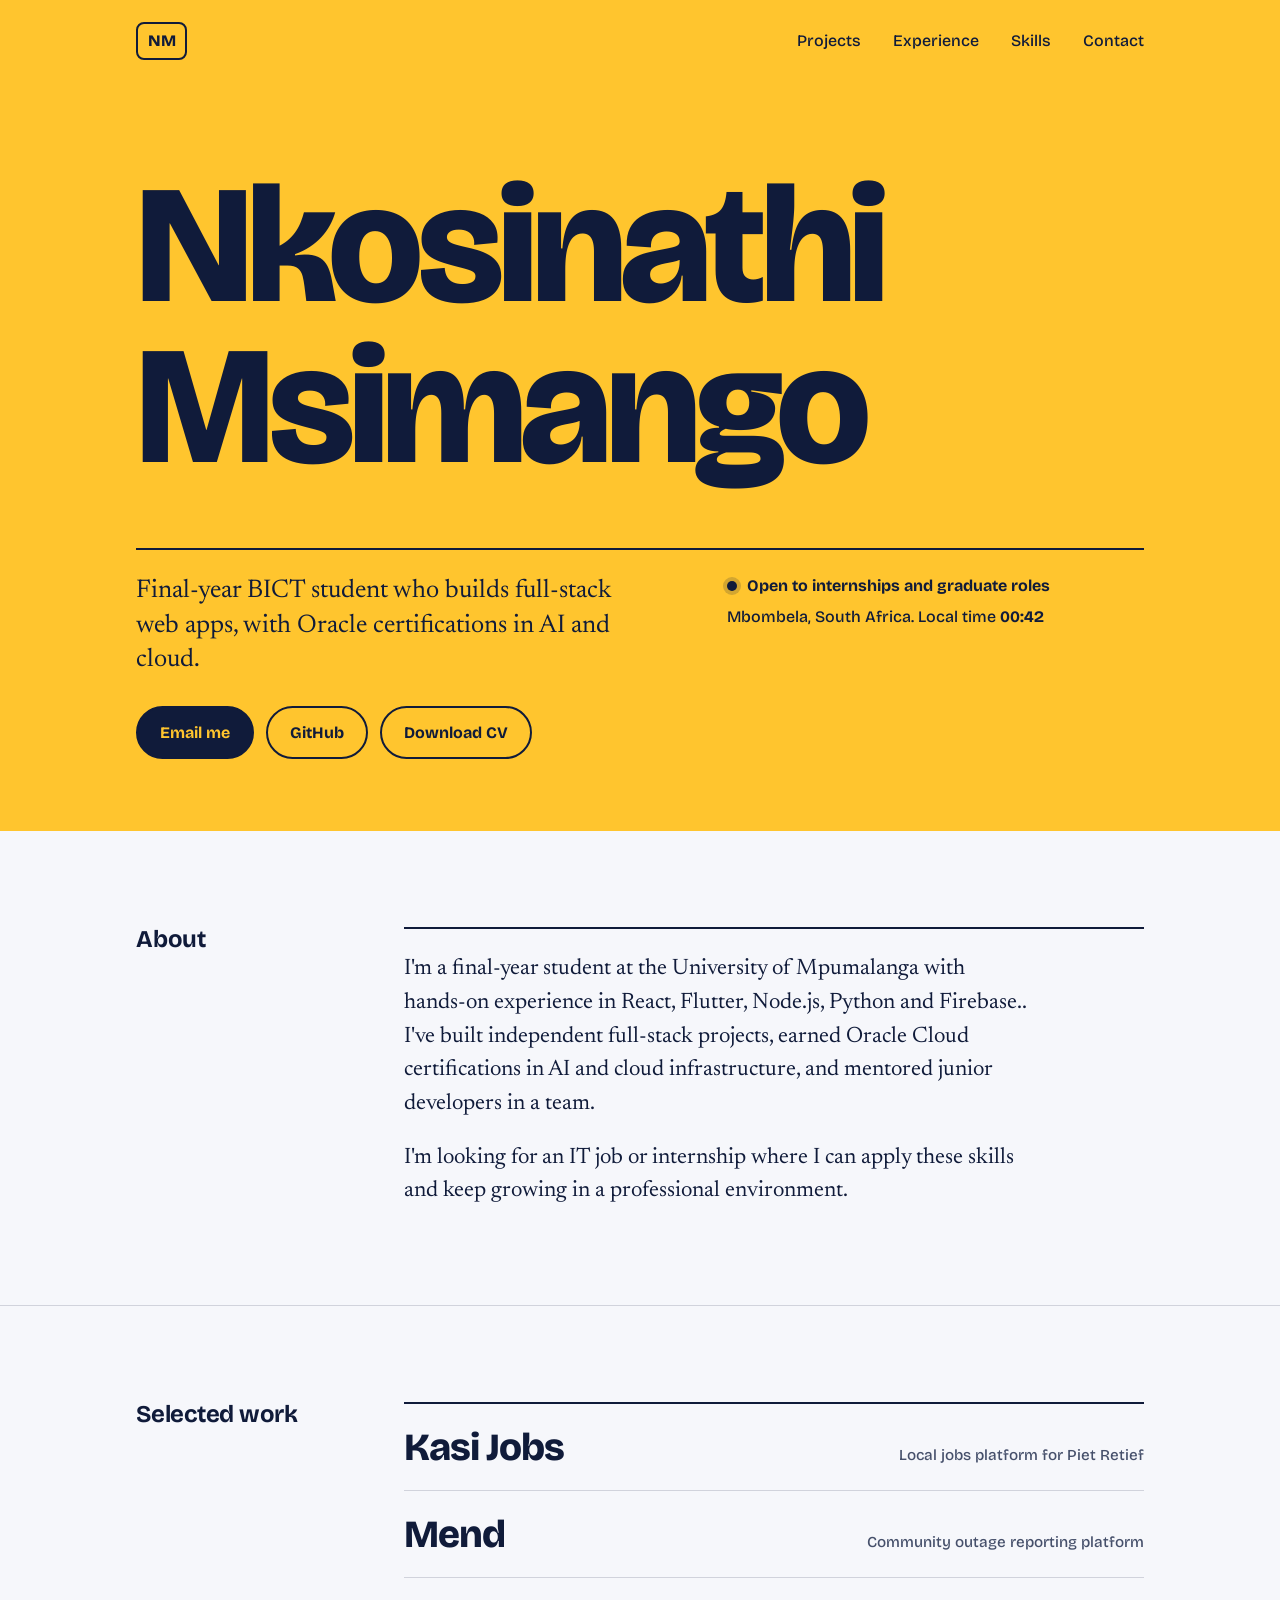
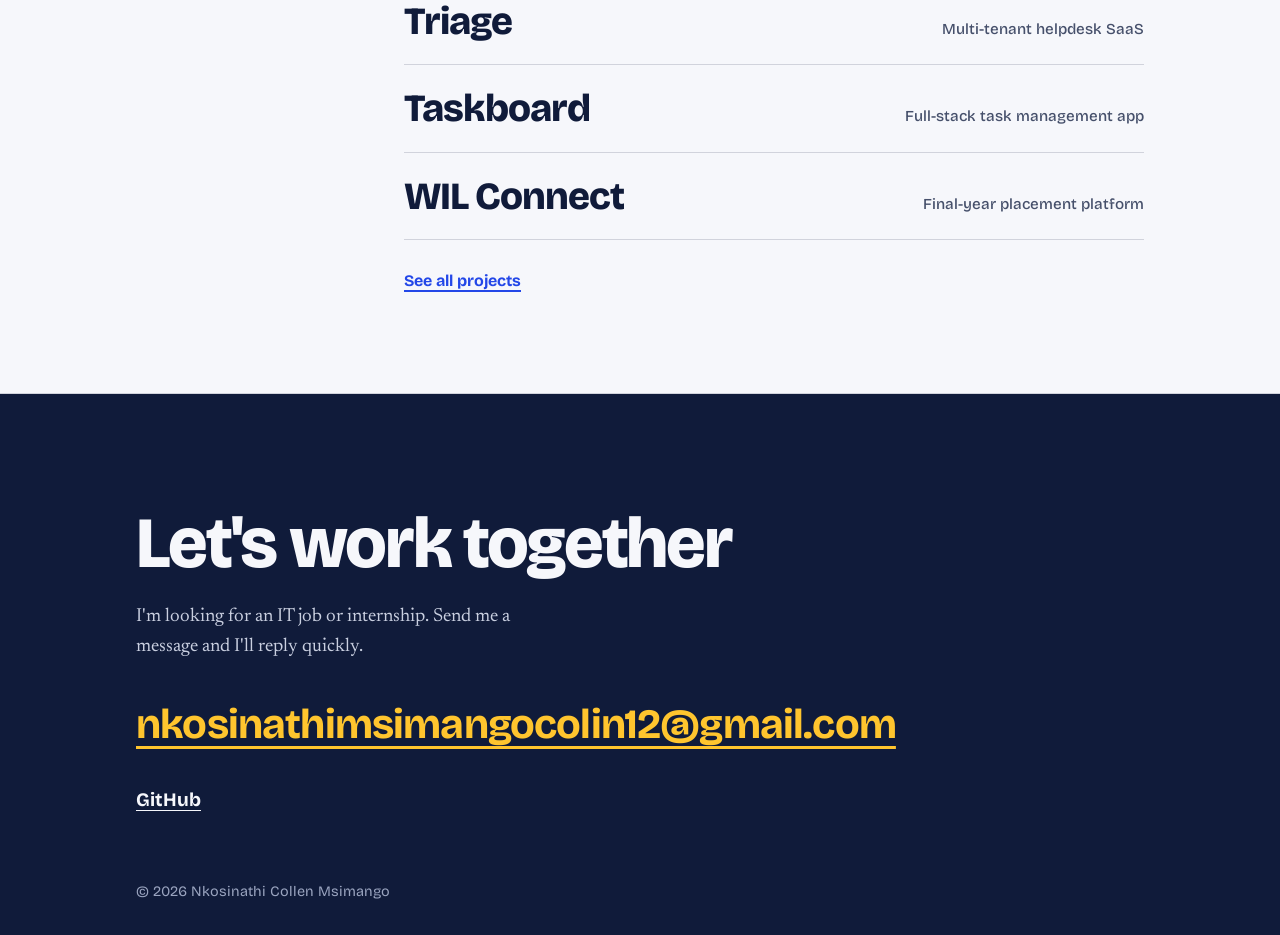
<file: index.html>
<!doctype html>
<html lang="en">
<head>
  <meta charset="utf-8">
  <meta name="viewport" content="width=device-width, initial-scale=1">
  <title>Nkosinathi Msimango | Full-Stack Developer</title>
  <meta name="description" content="Portfolio and CV of Nkosinathi Collen Msimango, a final-year BICT student with full-stack development experience (React, Flutter, Node.js, FastAPI, PostgreSQL). and Oracle Cloud certifications in AI.">
  <meta name="theme-color" content="#FFC52E">
  <link rel="preconnect" href="https://fonts.googleapis.com">
  <link rel="preconnect" href="https://fonts.gstatic.com" crossorigin>
  <link href="https://fonts.googleapis.com/css2?family=Bricolage+Grotesque:opsz,wght@12..96,500;12..96,700;12..96,800&family=Newsreader:ital,opsz,wght@0,6..72,400;0,6..72,500;1,6..72,400&display=swap" rel="stylesheet">
  <link rel="stylesheet" href="style.css">
</head>
<body>

<a class="skip" href="#main">Skip to content</a>

<header class="hero">
  <div class="wrap">
    <nav class="nav" aria-label="Main">
      <a class="nav-home" href="index.html">NM</a>
      <ul>
        <li><a href="projects.html">Projects</a></li>
        <li><a href="experience.html">Experience</a></li>
        <li><a href="skills.html">Skills</a></li>
        <li><a href="#contact">Contact</a></li>
      </ul>
    </nav>

    <h1 class="name">
      <span class="line"><span>Nkosinathi</span></span>
      <span class="line"><span>Msimango</span></span>
    </h1>

    <div class="hero-foot">
      <p class="intro">Final-year BICT student who builds full-stack web apps, with Oracle certifications in AI and cloud.</p>

      <ul class="facts">
        <li class="status"><span class="dot" aria-hidden="true"></span>Open to internships and graduate roles</li>
        <li>Mbombela, South Africa. Local time <time id="clock" class="clock">--:--</time></li>
      </ul>

      <div class="actions">
        <a class="btn btn-solid" href="#contact">Email me</a>
        <a class="btn" href="https://github.com/Jayday0707-MNC" target="_blank" rel="noopener">GitHub</a>
        <a class="btn" href="cv.pdf" download>Download CV</a>
      </div>
    </div>
  </div>
</header>

<main id="main">

  <section class="section">
    <div class="wrap split">
      <h2>About</h2>
      <div class="about">
        <p>I'm a final-year student at the University of Mpumalanga with hands-on experience in React, Flutter, Node.js, Python and Firebase.. I've built independent full-stack projects, earned Oracle Cloud certifications in AI and cloud infrastructure, and mentored junior developers in a team.</p>
        <p>I'm looking for an IT job or internship where I can apply these skills and keep growing in a professional environment.</p>
      </div>
    </div>
  </section>

  <section class="section">
    <div class="wrap split">
      <h2>Selected work</h2>
      <div>
        <ul class="teaser">
          <li><a href="projects.html"><span class="teaser-title">Kasi Jobs</span><span class="meta">Local jobs platform for Piet Retief</span></a></li>
          <li><a href="projects.html"><span class="teaser-title">Mend</span><span class="meta">Community outage reporting platform</span></a></li>
          <li><a href="projects.html"><span class="teaser-title">Triage</span><span class="meta">Multi-tenant helpdesk SaaS</span></a></li>
          <li><a href="projects.html"><span class="teaser-title">Taskboard</span><span class="meta">Full-stack task management app</span></a></li>
          <li><a href="projects.html"><span class="teaser-title">WIL Connect</span><span class="meta">Final-year placement platform</span></a></li>
        </ul>
        <p class="more"><a class="link" href="projects.html">See all projects</a></p>
      </div>
    </div>
  </section>

</main>

<footer id="contact" class="contact">
  <div class="wrap">
    <h2>Let's work together</h2>
    <p class="contact-lead">I'm looking for an IT job or internship. Send me a message and I'll reply quickly.</p>
    <a class="email" href="mailto:nkosinathimsimangocolin12@gmail.com">nkosinathimsimangocolin12@gmail.com</a>
    <ul class="contact-links">
      <li><a href="https://github.com/Jayday0707-MNC" target="_blank" rel="noopener">GitHub</a></li>
    </ul>
    <p class="copy">&copy; <span id="year">2026</span> Nkosinathi Collen Msimango</p>
  </div>
</footer>

<script src="main.js"></script>
</body>
</html>
</file>
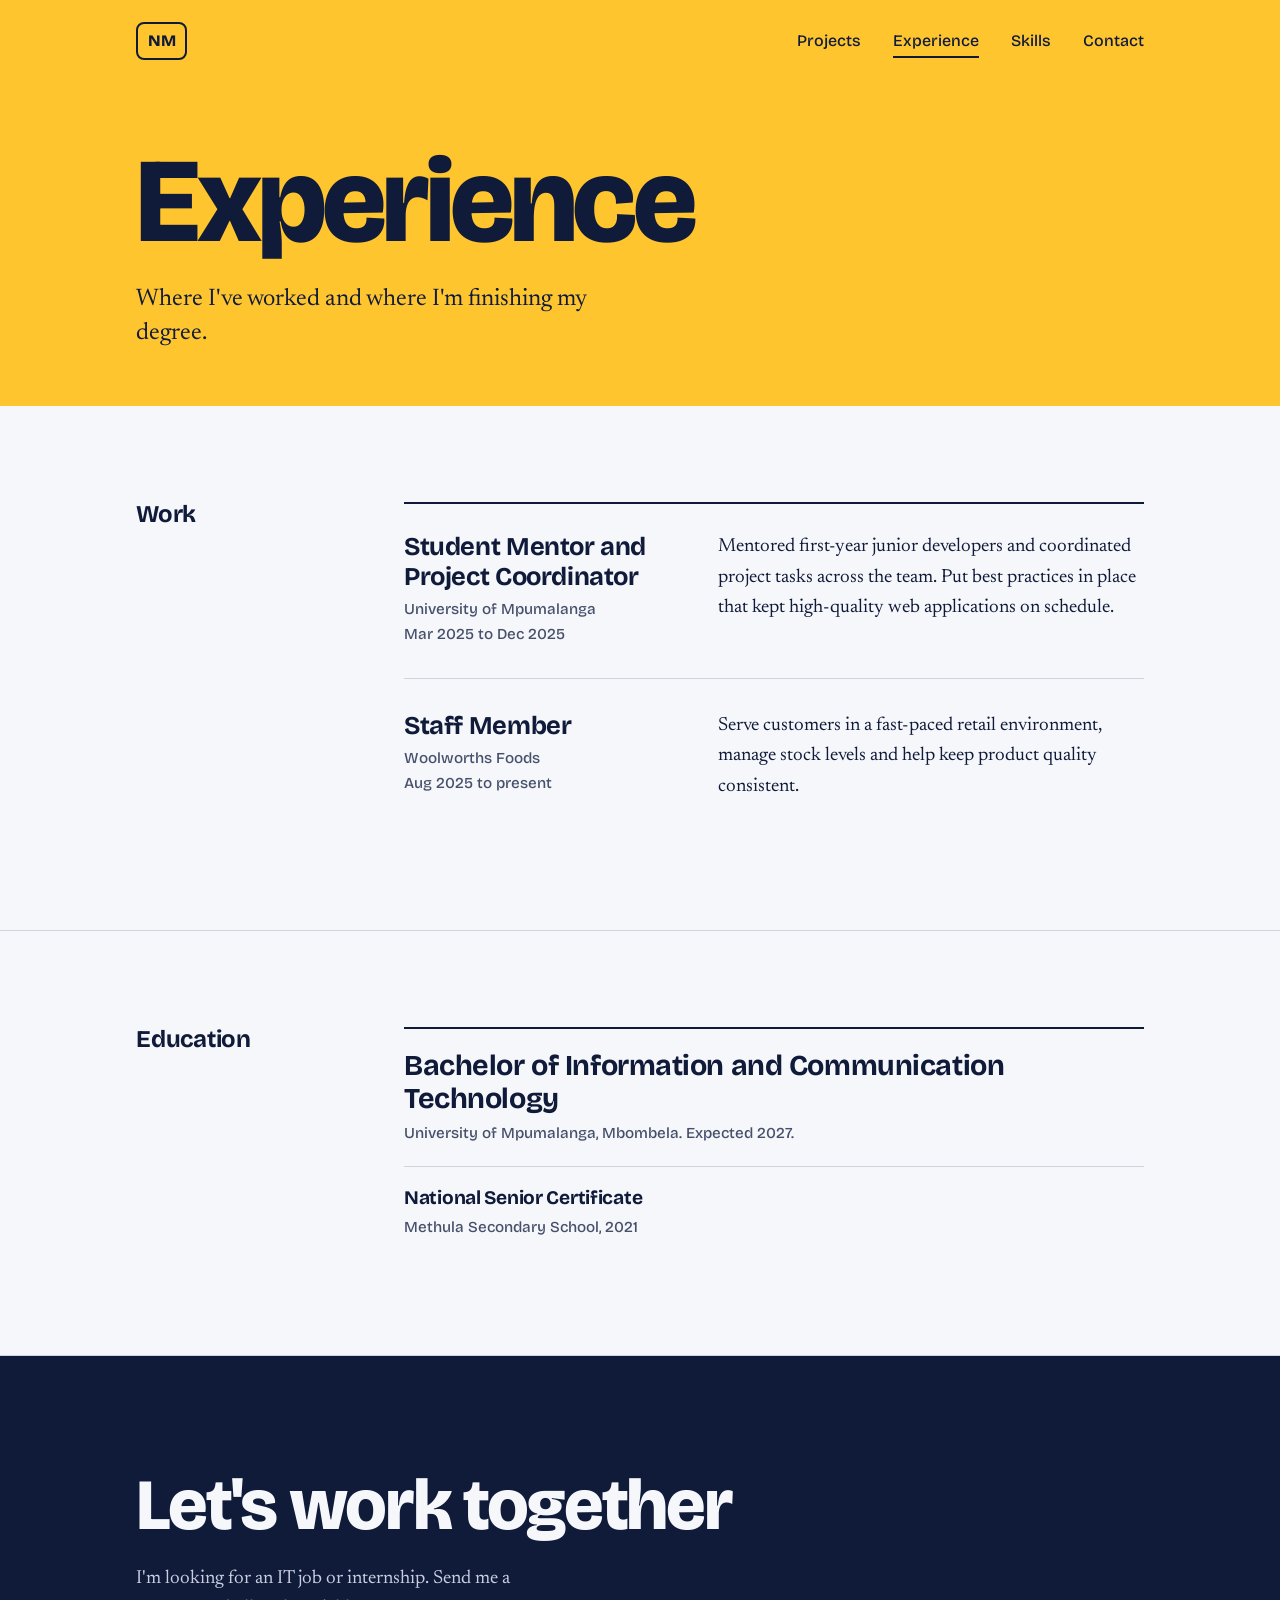
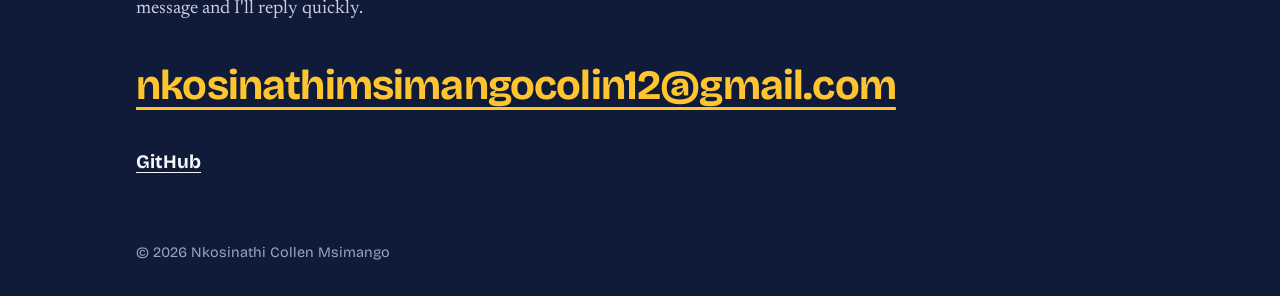
<file: experience.html>
<!doctype html>
<html lang="en">
<head>
  <meta charset="utf-8">
  <meta name="viewport" content="width=device-width, initial-scale=1">
  <title>Experience | Nkosinathi Msimango</title>
  <meta name="description" content="Work experience and education of Nkosinathi Msimango: student mentor and project coordinator, BICT at the University of Mpumalanga.">
  <meta name="theme-color" content="#FFC52E">
  <link rel="preconnect" href="https://fonts.googleapis.com">
  <link rel="preconnect" href="https://fonts.gstatic.com" crossorigin>
  <link href="https://fonts.googleapis.com/css2?family=Bricolage+Grotesque:opsz,wght@12..96,500;12..96,700;12..96,800&family=Newsreader:ital,opsz,wght@0,6..72,400;0,6..72,500;1,6..72,400&display=swap" rel="stylesheet">
  <link rel="stylesheet" href="style.css">
</head>
<body>

<a class="skip" href="#main">Skip to content</a>

<header class="hero hero-page">
  <div class="wrap">
    <nav class="nav" aria-label="Main">
      <a class="nav-home" href="index.html">NM</a>
      <ul>
        <li><a href="projects.html">Projects</a></li>
        <li><a href="experience.html" aria-current="page">Experience</a></li>
        <li><a href="skills.html">Skills</a></li>
        <li><a href="#contact">Contact</a></li>
      </ul>
    </nav>
    <h1 class="page-title"><span class="line"><span>Experience</span></span></h1>
    <p class="page-intro">Where I've worked and where I'm finishing my degree.</p>
  </div>
</header>

<main id="main">

  <section class="section">
    <div class="wrap split">
      <h2>Work</h2>
      <div class="list">

        <article class="role">
          <div class="project-head">
            <h3>Student Mentor and Project Coordinator</h3>
            <p class="meta">University of Mpumalanga<br>Mar 2025 to Dec 2025</p>
          </div>
          <div class="project-body">
            <p>Mentored first-year junior developers and coordinated project tasks across the team. Put best practices in place that kept high-quality web applications on schedule.</p>
          </div>
        </article>

        <article class="role">
          <div class="project-head">
            <h3>Staff Member</h3>
            <p class="meta">Woolworths Foods<br>Aug 2025 to present</p>
          </div>
          <div class="project-body">
            <p>Serve customers in a fast-paced retail environment, manage stock levels and help keep product quality consistent.</p>
          </div>
        </article>

      </div>
    </div>
  </section>

  <section class="section">
    <div class="wrap split">
      <h2>Education</h2>
      <div class="list">
        <div class="edu">
          <h3>Bachelor of Information and Communication Technology</h3>
          <p class="meta">University of Mpumalanga, Mbombela. Expected 2027.</p>
        </div>
        <div class="edu edu-small">
          <h3>National Senior Certificate</h3>
          <p class="meta">Methula Secondary School, 2021</p>
        </div>
      </div>
    </div>
  </section>

</main>

<footer id="contact" class="contact">
  <div class="wrap">
    <h2>Let's work together</h2>
    <p class="contact-lead">I'm looking for an IT job or internship. Send me a message and I'll reply quickly.</p>
    <a class="email" href="mailto:nkosinathimsimangocolin12@gmail.com">nkosinathimsimangocolin12@gmail.com</a>
    <ul class="contact-links">
      <li><a href="https://github.com/Jayday0707-MNC" target="_blank" rel="noopener">GitHub</a></li>
    </ul>
    <p class="copy">&copy; <span id="year">2026</span> Nkosinathi Collen Msimango</p>
  </div>
</footer>

<script src="main.js"></script>
</body>
</html>
</file>
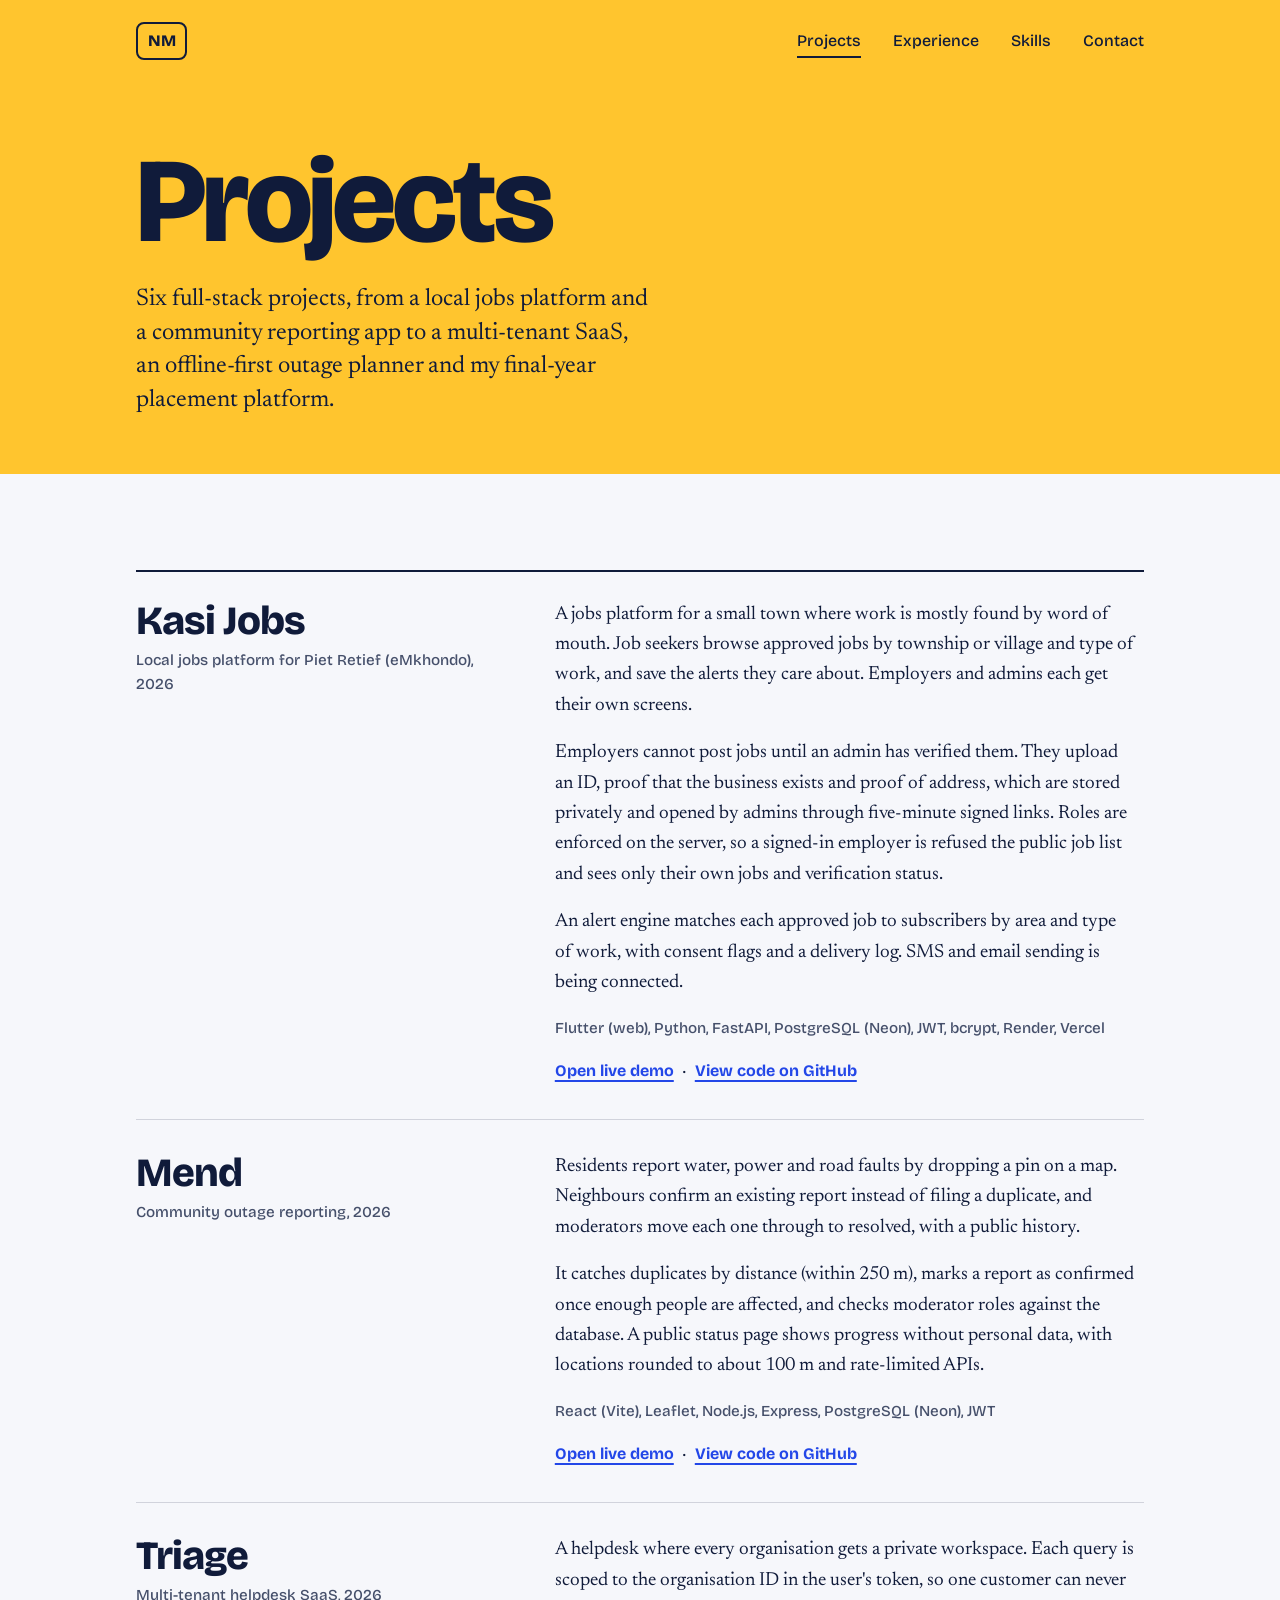
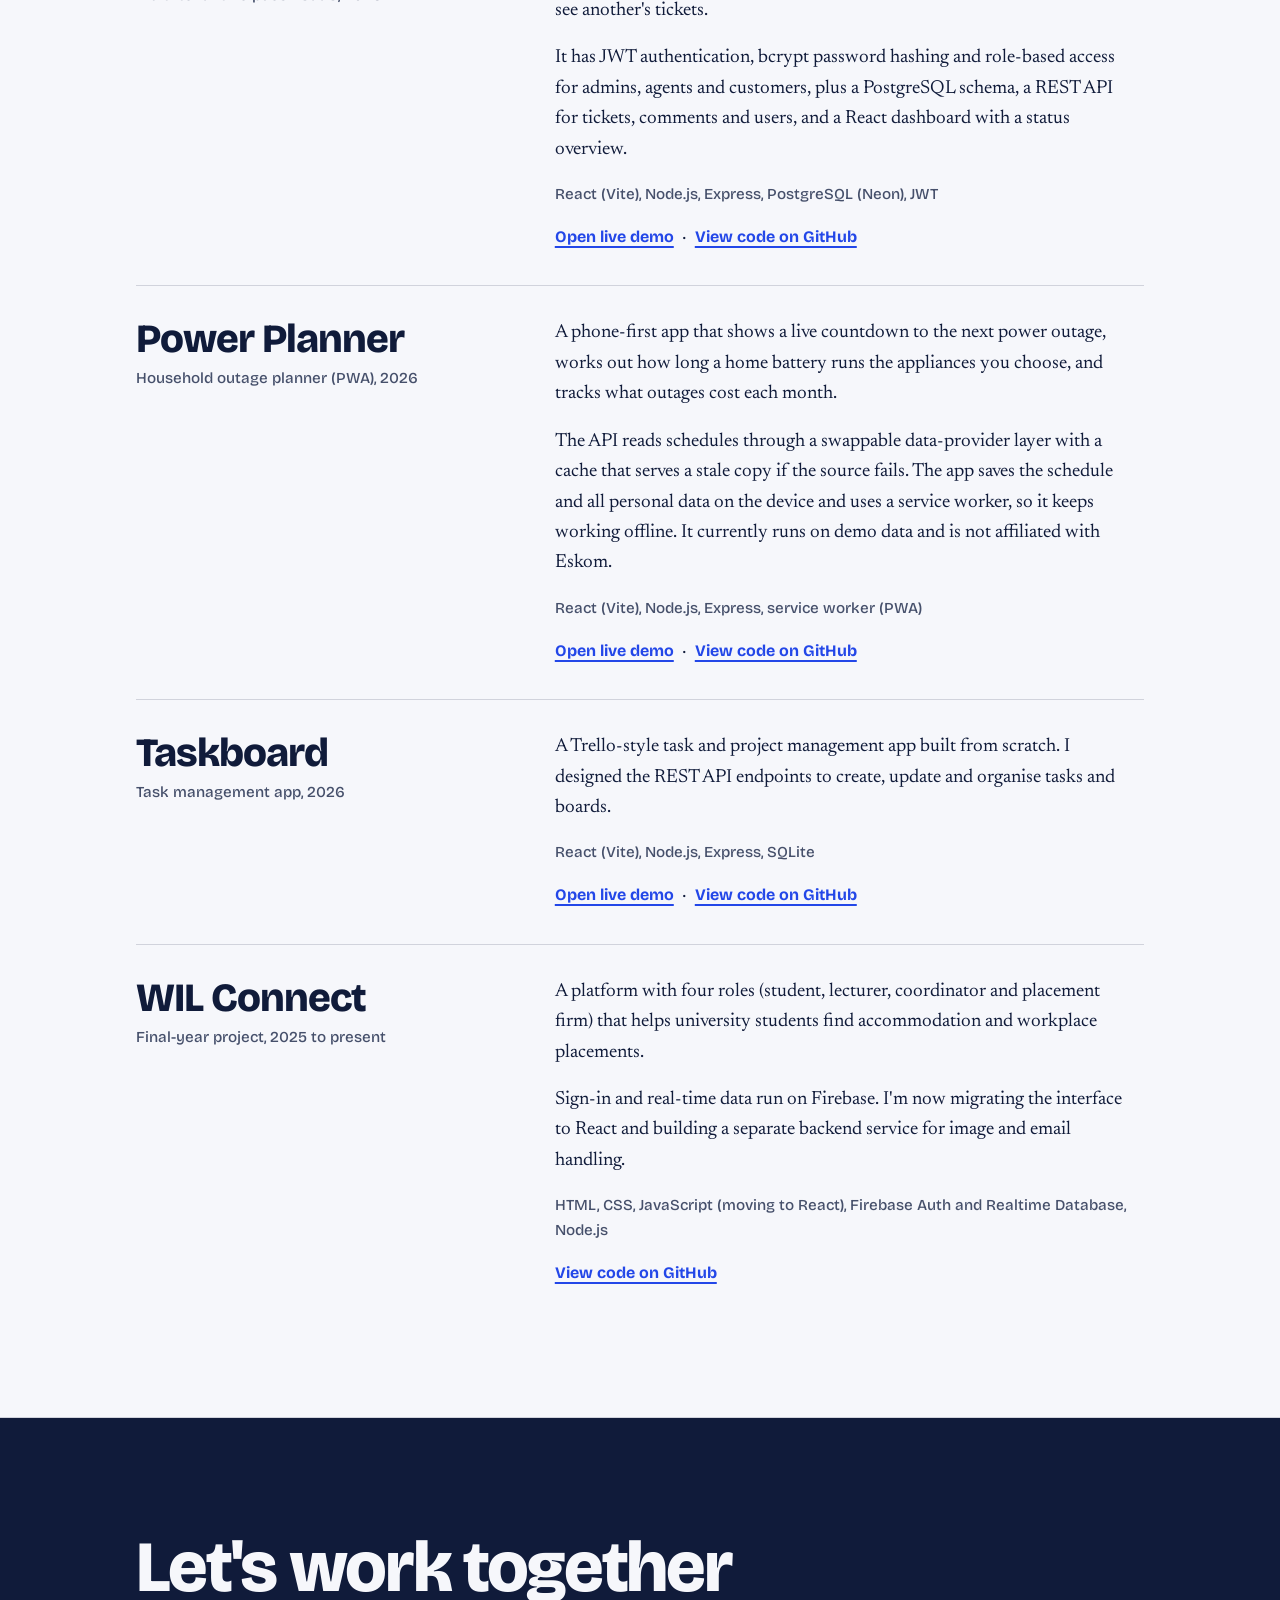
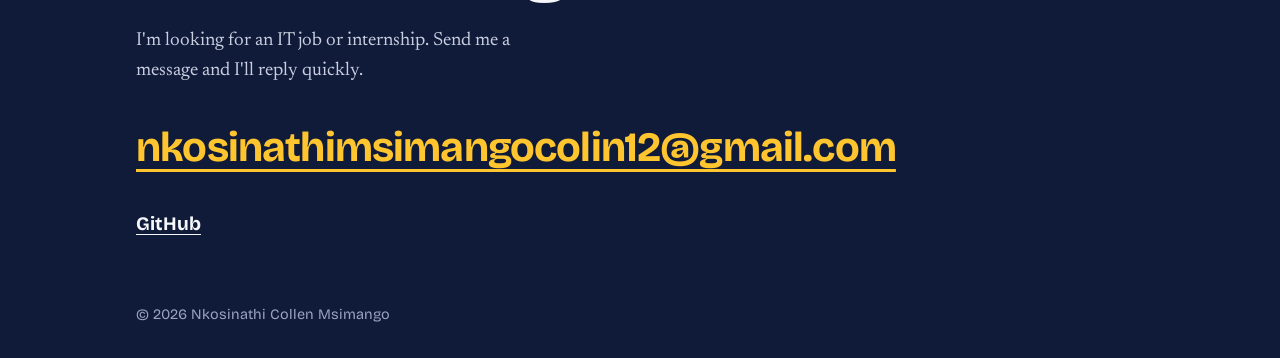
<file: projects.html>
<!doctype html>
<html lang="en">
<head>
  <meta charset="utf-8">
  <meta name="viewport" content="width=device-width, initial-scale=1">
  <title>Projects | Nkosinathi Msimango</title>
  <meta name="description" content="Full-stack projects by Nkosinathi Msimango: Kasi Jobs (local jobs platform), Mend (community outage reporting), Triage (multi-tenant helpdesk SaaS), Power Planner (outage planner PWA), Taskboard and WIL Connect.">
  <meta name="theme-color" content="#FFC52E">
  <link rel="preconnect" href="https://fonts.googleapis.com">
  <link rel="preconnect" href="https://fonts.gstatic.com" crossorigin>
  <link href="https://fonts.googleapis.com/css2?family=Bricolage+Grotesque:opsz,wght@12..96,500;12..96,700;12..96,800&family=Newsreader:ital,opsz,wght@0,6..72,400;0,6..72,500;1,6..72,400&display=swap" rel="stylesheet">
  <link rel="stylesheet" href="style.css">
</head>
<body>

<a class="skip" href="#main">Skip to content</a>

<header class="hero hero-page">
  <div class="wrap">
    <nav class="nav" aria-label="Main">
      <a class="nav-home" href="index.html">NM</a>
      <ul>
        <li><a href="projects.html" aria-current="page">Projects</a></li>
        <li><a href="experience.html">Experience</a></li>
        <li><a href="skills.html">Skills</a></li>
        <li><a href="#contact">Contact</a></li>
      </ul>
    </nav>
    <h1 class="page-title"><span class="line"><span>Projects</span></span></h1>
       <p class="page-intro">Six full-stack projects, from a local jobs platform and a community reporting app to a multi-tenant SaaS, an offline-first outage planner and my final-year placement platform.</p>
  </div>
</header>

<main id="main">
  <section class="section">
    <div class="wrap">
      <div class="list">
        <article class="project">
          <div class="project-head">
            <h3>Kasi Jobs</h3>
            <p class="meta">Local jobs platform for Piet Retief (eMkhondo), 2026</p>
          </div>
          <div class="project-body">
            <p>A jobs platform for a small town where work is mostly found by word of mouth. Job seekers browse approved jobs by township or village and type of work, and save the alerts they care about. Employers and admins each get their own screens.</p>
            <p>Employers cannot post jobs until an admin has verified them. They upload an ID, proof that the business exists and proof of address, which are stored privately and opened by admins through five-minute signed links. Roles are enforced on the server, so a signed-in employer is refused the public job list and sees only their own jobs and verification status.</p>
            <p>An alert engine matches each approved job to subscribers by area and type of work, with consent flags and a delivery log. SMS and email sending is being connected.</p>
            <p class="stack">Flutter (web), Python, FastAPI, PostgreSQL (Neon), JWT, bcrypt, Render, Vercel</p>
            <a class="link" href="https://kasi-jobs-live.vercel.app" target="_blank" rel="noopener">Open live demo</a> &nbsp;·&nbsp; <a class="link" href="https://github.com/Jayday0707-MNC/kasi-jobs" target="_blank" rel="noopener">View code on GitHub</a>
            
          </div>
        </article>
        <article class="project">
          <div class="project-head">
            <h3>Mend</h3>
            <p class="meta">Community outage reporting, 2026</p>
          </div>
          <div class="project-body">
            <p>Residents report water, power and road faults by dropping a pin on a map. Neighbours confirm an existing report instead of filing a duplicate, and moderators move each one through to resolved, with a public history.</p>
            <p>It catches duplicates by distance (within 250 m), marks a report as confirmed once enough people are affected, and checks moderator roles against the database. A public status page shows progress without personal data, with locations rounded to about 100 m and rate-limited APIs.</p>
            <p class="stack">React (Vite), Leaflet, Node.js, Express, PostgreSQL (Neon), JWT</p>
            <a class="link" href="https://mend-ruby.vercel.app" target="_blank" rel="noopener">Open live demo</a> &nbsp;·&nbsp; <a class="link" href="https://github.com/Jayday0707-MNC/mend" target="_blank" rel="noopener">View code on GitHub</a>
          </div>
        </article>

        <article class="project">
          <div class="project-head">
            <h3>Triage</h3>
            <p class="meta">Multi-tenant helpdesk SaaS, 2026</p>
          </div>
          <div class="project-body">
            <p>A helpdesk where every organisation gets a private workspace. Each query is scoped to the organisation ID in the user's token, so one customer can never see another's tickets.</p>
            <p>It has JWT authentication, bcrypt password hashing and role-based access for admins, agents and customers, plus a PostgreSQL schema, a REST API for tickets, comments and users, and a React dashboard with a status overview.</p>
            <p class="stack">React (Vite), Node.js, Express, PostgreSQL (Neon), JWT</p>
            <a class="link" href="https://helpdesk-saas.vercel.app" target="_blank" rel="noopener">Open live demo</a> &nbsp;·&nbsp; <a class="link" href="https://github.com/Jayday0707-MNC/helpdesk-saas" target="_blank" rel="noopener">View code on GitHub</a>
          </div>
        </article>

        <article class="project">
          <div class="project-head">
            <h3>Power Planner</h3>
            <p class="meta">Household outage planner (PWA), 2026</p>
          </div>
          <div class="project-body">
            <p>A phone-first app that shows a live countdown to the next power outage, works out how long a home battery runs the appliances you choose, and tracks what outages cost each month.</p>
            <p>The API reads schedules through a swappable data-provider layer with a cache that serves a stale copy if the source fails. The app saves the schedule and all personal data on the device and uses a service worker, so it keeps working offline. It currently runs on demo data and is not affiliated with Eskom.</p>
            <p class="stack">React (Vite), Node.js, Express, service worker (PWA)</p>
            <a class="link" href="https://power-planner-t75z.vercel.app" target="_blank" rel="noopener">Open live demo</a> &nbsp;·&nbsp; <a class="link" href="https://github.com/Jayday0707-MNC/power-planner" target="_blank" rel="noopener">View code on GitHub</a>
          </div>
        </article>

        <article class="project">
          <div class="project-head">
            <h3>Taskboard</h3>
            <p class="meta">Task management app, 2026</p>
          </div>
          <div class="project-body">
            <p>A Trello-style task and project management app built from scratch. I designed the REST API endpoints to create, update and organise tasks and boards.</p>
            <p class="stack">React (Vite), Node.js, Express, SQLite</p>
            <a class="link" href="https://taskboard-app-sandy.vercel.app" target="_blank" rel="noopener">Open live demo</a> &nbsp;·&nbsp; <a class="link" href="https://github.com/Jayday0707-MNC" target="_blank" rel="noopener">View code on GitHub</a>
          </div>
        </article>

        <article class="project">
          <div class="project-head">
            <h3>WIL Connect</h3>
            <p class="meta">Final-year project, 2025 to present</p>
          </div>
          <div class="project-body">
            <p>A platform with four roles (student, lecturer, coordinator and placement firm) that helps university students find accommodation and workplace placements.</p>
            <p>Sign-in and real-time data run on Firebase. I'm now migrating the interface to React and building a separate backend service for image and email handling.</p>
            <p class="stack">HTML, CSS, JavaScript (moving to React), Firebase Auth and Realtime Database, Node.js</p>
            <a class="link" href="https://github.com/Jayday0707-MNC" target="_blank" rel="noopener">View code on GitHub</a>
          </div>
        </article>

      </div>
    </div>
  </section>
</main>

<footer id="contact" class="contact">
  <div class="wrap">
    <h2>Let's work together</h2>
    <p class="contact-lead">I'm looking for an IT job or internship. Send me a message and I'll reply quickly.</p>
    <a class="email" href="mailto:nkosinathimsimangocolin12@gmail.com">nkosinathimsimangocolin12@gmail.com</a>
    <ul class="contact-links">
      <li><a href="https://github.com/Jayday0707-MNC" target="_blank" rel="noopener">GitHub</a></li>
    </ul>
    <p class="copy">&copy; <span id="year">2026</span> Nkosinathi Collen Msimango</p>
  </div>
</footer>

<script src="main.js"></script>
</body>
</html>
</file>
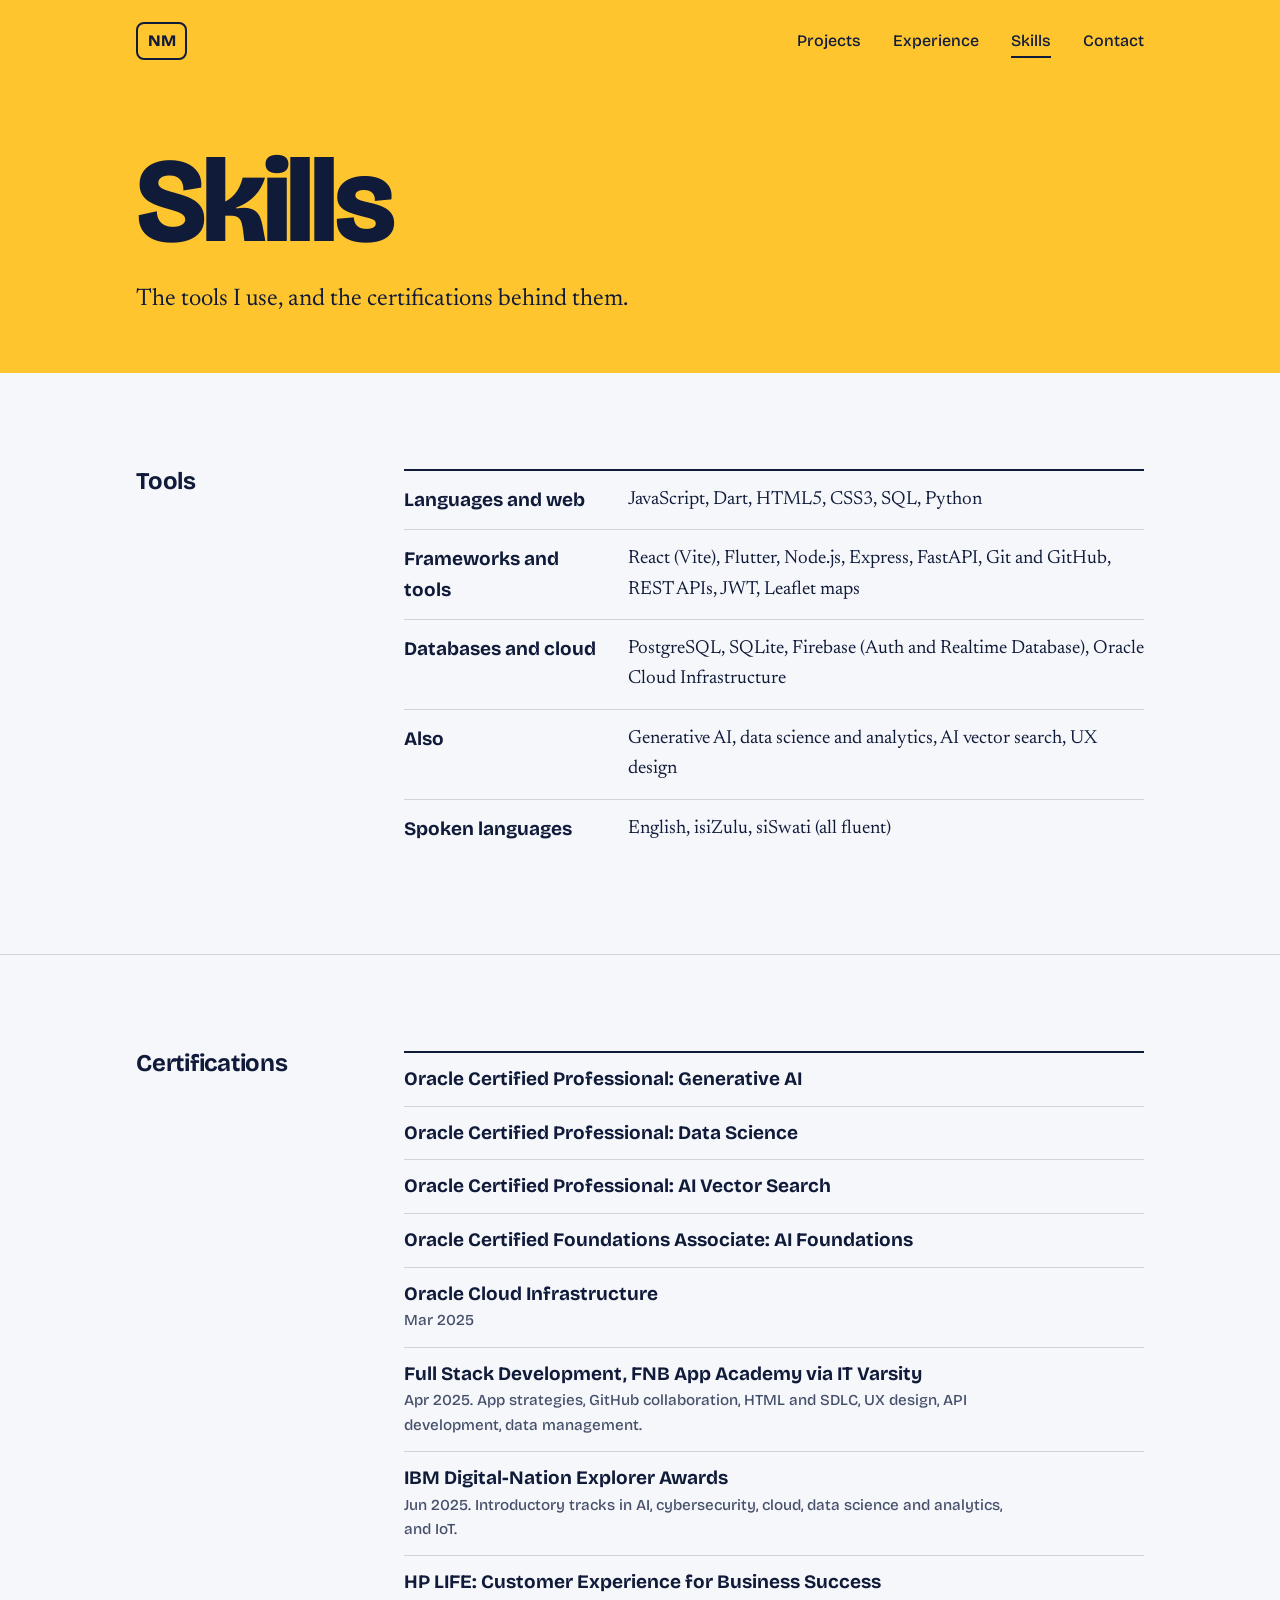
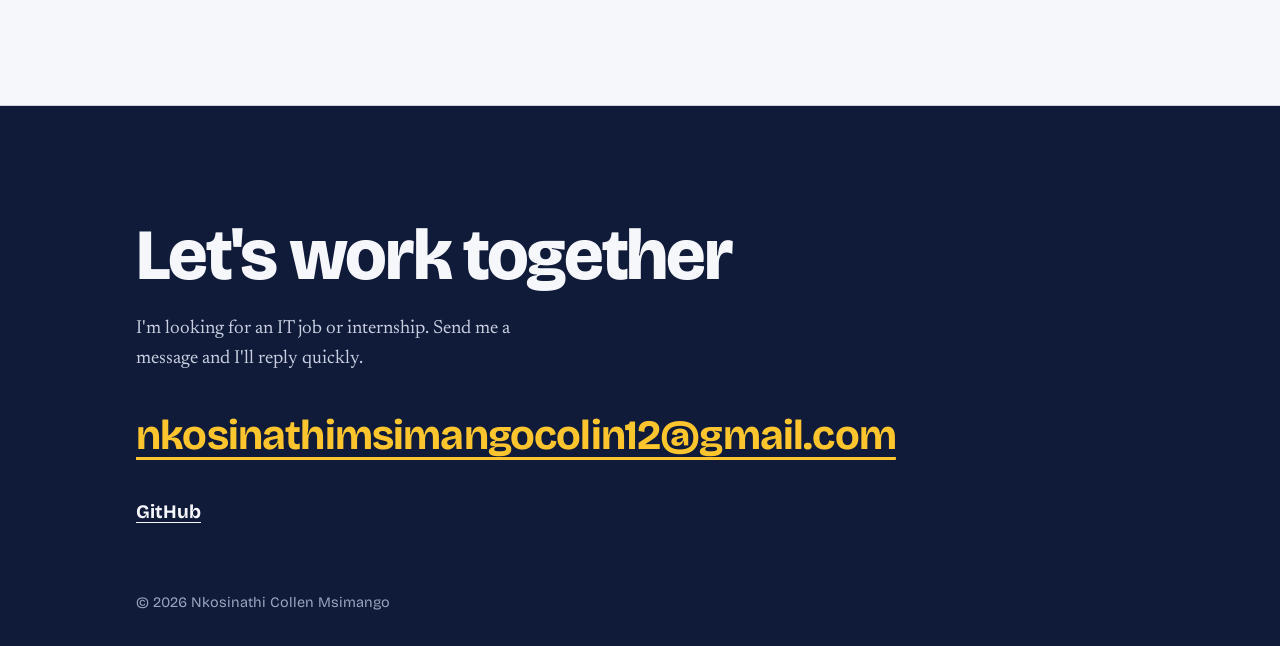
<file: skills.html>
<!doctype html>
<html lang="en">
<head>
  <meta charset="utf-8">
  <meta name="viewport" content="width=device-width, initial-scale=1">
  <title>Skills | Nkosinathi Msimango</title>
  <meta name="description" content="Technical skills and certifications of Nkosinathi Msimango, including Oracle Generative AI, Data Science and AI Vector Search.">
  <meta name="theme-color" content="#FFC52E">
  <link rel="preconnect" href="https://fonts.googleapis.com">
  <link rel="preconnect" href="https://fonts.gstatic.com" crossorigin>
  <link href="https://fonts.googleapis.com/css2?family=Bricolage+Grotesque:opsz,wght@12..96,500;12..96,700;12..96,800&family=Newsreader:ital,opsz,wght@0,6..72,400;0,6..72,500;1,6..72,400&display=swap" rel="stylesheet">
  <link rel="stylesheet" href="style.css">
</head>
<body>

<a class="skip" href="#main">Skip to content</a>

<header class="hero hero-page">
  <div class="wrap">
    <nav class="nav" aria-label="Main">
      <a class="nav-home" href="index.html">NM</a>
      <ul>
        <li><a href="projects.html">Projects</a></li>
        <li><a href="experience.html">Experience</a></li>
        <li><a href="skills.html" aria-current="page">Skills</a></li>
        <li><a href="#contact">Contact</a></li>
      </ul>
    </nav>
    <h1 class="page-title"><span class="line"><span>Skills</span></span></h1>
    <p class="page-intro">The tools I use, and the certifications behind them.</p>
  </div>
</header>

<main id="main">

  <section class="section">
    <div class="wrap split">
      <h2>Tools</h2>
      <dl class="skills">
        <div><dt>Languages and web</dt><dd>JavaScript, Dart, HTML5, CSS3, SQL, Python</dd></div>
        <div><dt>Frameworks and tools</dt><dd>React (Vite), Flutter, Node.js, Express, FastAPI, Git and GitHub, REST APIs, JWT, Leaflet maps</dd></div>
        <div><dt>Databases and cloud</dt><dd>PostgreSQL, SQLite, Firebase (Auth and Realtime Database), Oracle Cloud Infrastructure</dd></div>
        <div><dt>Also</dt><dd>Generative AI, data science and analytics, AI vector search, UX design</dd></div>
        <div><dt>Spoken languages</dt><dd>English, isiZulu, siSwati (all fluent)</dd></div>
      </dl>
    </div>
  </section>

  <section class="section">
    <div class="wrap split">
      <h2>Certifications</h2>
      <ul class="certs">
        <li>
          <strong>Oracle Certified Professional: Generative AI</strong>
        </li>
        <li>
          <strong>Oracle Certified Professional: Data Science</strong>
        </li>
        <li>
          <strong>Oracle Certified Professional: AI Vector Search</strong>
        </li>
        <li>
          <strong>Oracle Certified Foundations Associate: AI Foundations</strong>
        </li>
        <li>
          <strong>Oracle Cloud Infrastructure</strong>
          <span class="meta">Mar 2025</span>
        </li>
        <li>
          <strong>Full Stack Development, FNB App Academy via IT Varsity</strong>
          <span class="meta">Apr 2025. App strategies, GitHub collaboration, HTML and SDLC, UX design, API development, data management.</span>
        </li>
        <li>
          <strong>IBM Digital-Nation Explorer Awards</strong>
          <span class="meta">Jun 2025. Introductory tracks in AI, cybersecurity, cloud, data science and analytics, and IoT.</span>
        </li>
        <li>
          <strong>HP LIFE: Customer Experience for Business Success</strong>
        </li>
      </ul>
    </div>
  </section>

</main>

<footer id="contact" class="contact">
  <div class="wrap">
    <h2>Let's work together</h2>
    <p class="contact-lead">I'm looking for an IT job or internship. Send me a message and I'll reply quickly.</p>
    <a class="email" href="mailto:nkosinathimsimangocolin12@gmail.com">nkosinathimsimangocolin12@gmail.com</a>
    <ul class="contact-links">
      <li><a href="https://github.com/Jayday0707-MNC" target="_blank" rel="noopener">GitHub</a></li>
    </ul>
    <p class="copy">&copy; <span id="year">2026</span> Nkosinathi Collen Msimango</p>
  </div>
</footer>

<script src="main.js"></script>
</body>
</html>
</file>
<file: style.css>
/* ---------- Tokens ---------- */
:root {
  --sun: #FFC52E;     /* hero band */
  --ink: #101B3A;     /* text and dark surfaces */
  --paper: #F6F7FB;   /* page background */
  --muted: #46506B;   /* secondary text */
  --line: rgba(16, 27, 58, 0.16);
  --signal: #2347E8;  /* links */

  --display: "Bricolage Grotesque", "Segoe UI", system-ui, sans-serif;
  --body: "Newsreader", Georgia, "Times New Roman", serif;

  --gutter: clamp(20px, 5vw, 56px);
  --max: 1120px;
}

/* ---------- Base ---------- */
*, *::before, *::after { box-sizing: border-box; }
html { scroll-behavior: smooth; }
body {
  margin: 0;
  background: var(--paper);
  color: var(--ink);
  font-family: var(--body);
  font-size: 1.1875rem;
  line-height: 1.6;
  -webkit-font-smoothing: antialiased;
}
h1, h2, h3 { font-family: var(--display); margin: 0; line-height: 1.05; }
p { margin: 0 0 0.9em; }
a { color: inherit; }
ul { list-style: none; margin: 0; padding: 0; }

.wrap { max-width: var(--max); margin: 0 auto; padding: 0 var(--gutter); }

:focus-visible { outline: 3px solid var(--signal); outline-offset: 3px; border-radius: 2px; }

.skip {
  position: absolute; left: -999px; top: 8px;
  background: var(--ink); color: #fff; padding: 8px 14px; z-index: 10;
}
.skip:focus { left: 8px; }

/* ---------- Hero ---------- */
.hero { background: var(--sun); padding-bottom: clamp(36px, 6vw, 72px); }

.nav {
  display: flex; align-items: center; justify-content: space-between;
  padding: 22px 0; font-family: var(--display); font-weight: 500; font-size: 1rem;
}
.nav-home {
  font-weight: 800; text-decoration: none; letter-spacing: -0.02em;
  border: 2px solid var(--ink); border-radius: 8px; padding: 4px 10px;
}
.nav ul { display: flex; gap: clamp(14px, 3vw, 32px); }
.nav ul a { text-decoration: none; padding: 6px 0; border-bottom: 2px solid transparent; }
.nav ul a:hover { border-bottom-color: var(--ink); }

.name {
  font-weight: 800;
  font-size: clamp(3.1rem, 13.5vw, 10.5rem);
  line-height: 0.9;
  letter-spacing: -0.035em;
  margin: clamp(28px, 7vw, 88px) 0 clamp(28px, 5vw, 56px);
}
.name .line { display: block; overflow: hidden; padding-bottom: 0.06em; }
.name .line > span { display: inline-block; animation: rise 0.9s cubic-bezier(0.2, 0.8, 0.2, 1) both; }
.name .line:nth-child(2) > span { animation-delay: 0.12s; }
@keyframes rise { from { transform: translateY(105%); } to { transform: translateY(0); } }

.hero-foot {
  display: grid; gap: 28px 48px;
  grid-template-columns: 1.3fr 1fr;
  border-top: 2px solid var(--ink);
  padding-top: 24px;
}
.intro { font-size: clamp(1.25rem, 2.2vw, 1.6rem); line-height: 1.35; max-width: 34ch; margin: 0; }

.facts { font-family: var(--display); font-weight: 500; font-size: 1rem; line-height: 1.45; display: grid; gap: 8px; align-content: start; }
.status { display: flex; align-items: center; gap: 10px; font-weight: 700; }
.dot { width: 10px; height: 10px; border-radius: 50%; background: var(--ink); flex: none; box-shadow: 0 0 0 4px rgba(16, 27, 58, 0.18); }
.clock { font-variant-numeric: tabular-nums; font-weight: 700; }

.actions { grid-column: 1 / -1; display: flex; flex-wrap: wrap; gap: 12px; }
.btn {
  font-family: var(--display); font-weight: 700; font-size: 1rem; text-decoration: none;
  padding: 12px 22px; border: 2px solid var(--ink); border-radius: 999px;
  transition: background 0.15s, color 0.15s;
}
.btn:hover { background: var(--ink); color: var(--sun); }
.btn-solid { background: var(--ink); color: var(--sun); }
.btn-solid:hover { background: transparent; color: var(--ink); }

/* ---------- Sections ---------- */
.section { padding: clamp(48px, 8vw, 96px) 0; border-bottom: 1px solid var(--line); }
.split { display: grid; grid-template-columns: 220px 1fr; gap: 24px 48px; }
.section h2 { font-size: 1.5rem; font-weight: 700; letter-spacing: -0.01em; }

.meta { font-family: var(--display); font-weight: 500; font-size: 0.95rem; color: var(--muted); margin: 6px 0 0; }

/* Projects */
.list { display: grid; }
.project, .role {
  display: grid; grid-template-columns: minmax(0, 0.9fr) minmax(0, 1.4fr); gap: 16px 40px;
  padding: 32px 0; border-top: 1px solid var(--line);
}
.project:first-child, .role:first-child { border-top: 2px solid var(--ink); padding-top: 28px; }
.project h3 { font-size: clamp(1.7rem, 3.4vw, 2.5rem); font-weight: 800; letter-spacing: -0.025em; }
.role h3 { font-size: clamp(1.25rem, 2.2vw, 1.6rem); font-weight: 700; letter-spacing: -0.015em; line-height: 1.15; }
.project-body p { max-width: 58ch; }
.project-body p:last-child, .role .project-body p { margin-bottom: 0; }
.stack { font-family: var(--display); font-weight: 500; font-size: 0.95rem; color: var(--muted); }
.link {
  display: inline-block; margin-top: 4px;
  font-family: var(--display); font-weight: 700; font-size: 1rem; color: var(--signal);
  text-decoration: underline; text-underline-offset: 4px; text-decoration-thickness: 2px;
}
.link:hover { text-decoration-thickness: 4px; }

/* About */
.about { border-top: 2px solid var(--ink); padding-top: 24px; font-size: clamp(1.2rem, 2vw, 1.4rem); line-height: 1.5; }
.about p { max-width: 52ch; }
.about p:last-child { margin-bottom: 0; }

/* Skills */
.skills { margin: 0; }
.skills > div { display: grid; grid-template-columns: 200px 1fr; gap: 8px 24px; padding: 14px 0; border-top: 1px solid var(--line); }
.skills > div:first-child { border-top: 2px solid var(--ink); }
.skills dt { font-family: var(--display); font-weight: 700; }
.skills dd { margin: 0; }

/* Certifications */
.certs { margin: 0; }
.certs li { display: grid; gap: 2px; padding: 14px 0; border-top: 1px solid var(--line); }
.certs li:first-child { border-top: 2px solid var(--ink); }
.certs strong { font-family: var(--display); font-weight: 700; line-height: 1.3; }
.certs .meta { margin: 0; max-width: 62ch; }

/* Education */
.edu { border-top: 1px solid var(--line); padding: 20px 0; }
.edu:first-child { border-top: 2px solid var(--ink); }
.edu h3 { font-size: clamp(1.3rem, 2.4vw, 1.8rem); font-weight: 700; letter-spacing: -0.015em; line-height: 1.15; }
.edu-small h3 { font-size: 1.2rem; }

/* ---------- Contact ---------- */
.contact { background: var(--ink); color: var(--paper); padding: clamp(56px, 9vw, 112px) 0 32px; }
.contact h2 { font-size: clamp(2.2rem, 6vw, 4.5rem); font-weight: 800; letter-spacing: -0.03em; }
.contact-lead { max-width: 40ch; margin: 20px 0 28px; color: #C9CFE0; }
.email {
  font-family: var(--display); font-weight: 700; letter-spacing: -0.02em;
  font-size: clamp(1.4rem, 4.2vw, 2.6rem); color: var(--sun);
  text-decoration: underline; text-underline-offset: 8px; text-decoration-thickness: 3px; overflow-wrap: anywhere;
}
.email:hover { text-decoration-thickness: 6px; }
.contact-links { display: flex; gap: 24px; margin-top: 28px; font-family: var(--display); font-weight: 700; }
.contact-links a { text-underline-offset: 4px; }
.contact :focus-visible { outline-color: var(--sun); }
.copy { margin: 64px 0 0; font-size: 0.9rem; color: #9AA4BF; font-family: var(--display); }

/* ---------- Small screens ---------- */
@media (max-width: 820px) {
  .split { grid-template-columns: 1fr; }
  .hero-foot { grid-template-columns: 1fr; }
  .project, .role { grid-template-columns: 1fr; }
  .skills > div { grid-template-columns: 1fr; gap: 2px; }
  .nav ul { gap: 14px; font-size: 0.9rem; }
}

/* ---------- Motion and print ---------- */
@media (prefers-reduced-motion: reduce) {
  html { scroll-behavior: auto; }
  .name .line > span { animation: none; }
}
@media print {
  .nav, .actions, .skip { display: none; }
  .hero, .contact { background: #fff; color: #000; }
  .email { color: #000; }
  .project { break-inside: avoid; }
}
/* ---------- Multi-page additions ---------- */
.nav { flex-wrap: wrap; gap: 8px 16px; }
.nav ul a[aria-current="page"] { border-bottom-color: var(--ink); }

/* Smaller header band used on inner pages */
.hero-page { padding-bottom: clamp(32px, 5vw, 56px); }
.page-title {
  font-weight: 800;
  font-size: clamp(2.8rem, 10vw, 7.5rem);
  line-height: 0.92;
  letter-spacing: -0.035em;
  margin: clamp(24px, 5vw, 64px) 0 20px;
}
.page-title .line { display: block; overflow: hidden; padding-bottom: 0.06em; }
.page-title .line > span { display: inline-block; animation: rise 0.9s cubic-bezier(0.2, 0.8, 0.2, 1) both; }
.page-intro { font-size: clamp(1.2rem, 2vw, 1.5rem); line-height: 1.4; max-width: 40ch; margin: 0; }

/* Selected work list on the home page */
.teaser { border-top: 2px solid var(--ink); }
.teaser li { border-bottom: 1px solid var(--line); }
.teaser a {
  display: flex; justify-content: space-between; align-items: baseline;
  gap: 8px 16px; flex-wrap: wrap; padding: 22px 0; text-decoration: none;
}
.teaser-title { font-family: var(--display); font-weight: 800; font-size: clamp(1.6rem, 3.2vw, 2.4rem); letter-spacing: -0.025em; line-height: 1.1; }
.teaser a:hover .teaser-title { color: var(--signal); }
.teaser .meta { margin: 0; }
.more { margin: 24px 0 0; }

@media (prefers-reduced-motion: reduce) {
  .page-title .line > span { animation: none; }
}
</file>
